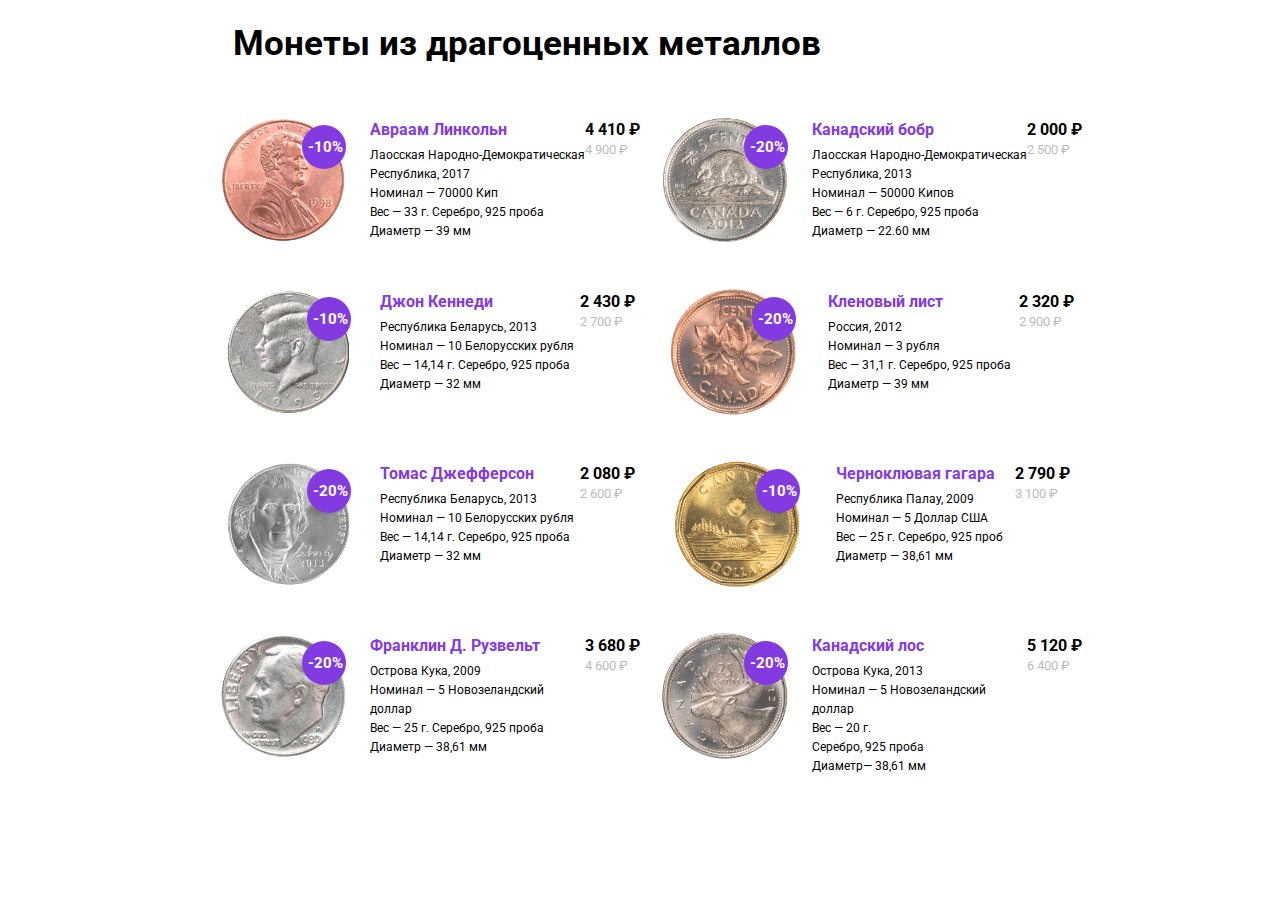
<file: index.html>
<!DOCTYPE html>
<html lang="en">

<head>
  <title>Project M1</title>
  <link rel="stylesheet" href="./styles.css" />
  <link href="https://fonts.googleapis.com/css?family=Roboto&display=swap" rel="stylesheet">
</head>

<body>
  <header>
    <h1 class="header-of-page">Монеты из драгоценных металлов</h1>
  </header>
  <main class="main-index">

    <section class="coin-box">
      <div class="image-box-for-main-page">
        <img src="./images/averse/avers-lincoln.png" alt="lincoln">
        <div class="discount-background">
          <p class="percentage">-10%</p>
        </div>
      </div>
      <article class="coin-box-text">
        <h2 class="header-of-coin"><a href="./linclon/lincoln.html">Авраам Линкольн</a></h2>
        <p>Лаосская Народно-Демократическая</p>
        <p>Республика, 2017</p>
        <p>Номинал — 70000 Кип</p>
        <p>Вес — 33 г. Серебро, 925 проба</p>
        <p>Диаметр — 39 мм</p>
      </article>
      <div class="coin-box-price">
        <p class="discounted-price">4 410 ₽</p>
        <p class="price-before-discount">4 900 ₽</p>
      </div>
    </section>

    <section class="coin-box">
      <div class="image-box-for-main-page">
        <img src="./images/averse/avers-bobr.png" alt="bobr">
        <div class="discount-background">
          <p class="percentage">-20%</p>
        </div>
      </div>
      <article class="coin-box-text">
        <h3 class="header-of-coin"><a href="./bobr/bobr.html">Канадский бобр</a></h3>
        <p>Лаосская Народно-Демократическая</p>
        <p>Республика, 2013</p>
        <p>Номинал — 50000 Кипов</p>
        <p>Вес — 6 г. Серебро, 925 проба</p>
        <p>Диаметр — 22.60 мм</p>
      </article>
      <div class="coin-box-price">
        <p class="discounted-price">2 000 ₽</p>
        <p class="price-before-discount">2 500 ₽</p>
      </div>
    </section>

    <section class="coin-box">
      <div class="image-box-for-main-page">
        <img src="./images/averse/avers-kennedi.png" alt="kennedi">
        <div class="discount-background">
          <p class="percentage">-10%</p>
        </div>
      </div>
      <article class="coin-box-text">
        <h2 class="header-of-coin"><a href="./kennedi/kennedi.html">Джон Кеннеди</a></h2>
        <p>Республика Беларусь, 2013</p>
        <p>Номинал — 10 Белорусских рубля</p>
        <p>Вес — 14,14 г. Серебро, 925 проба</p>
        <p>Диаметр — 32 мм</p>
      </article>
      <div class="coin-box-price">
        <p class="discounted-price">2 430 ₽</p>
        <p class="price-before-discount">2 700 ₽</p>
      </div>
    </section>

    <section class="coin-box">
      <div class="image-box-for-main-page">
        <img src="./images/averse/avers-klen.png" alt="klen">
        <div class="discount-background">
          <p class="percentage">-20%</p>
        </div>
      </div>
      <article class="coin-box-text">
        <h2 class="header-of-coin"><a href="./klen/klen.html">Кленовый лист</a></h2>
        <p>Россия, 2012 </p>
        <p>Номинал — 3 рубля</p>
        <p>Вес — 31,1 г. Серебро, 925 проба</p>
        <p>Диаметр — 39 мм</p>
      </article>
      <div class="coin-box-price">
        <p class="discounted-price">2 320 ₽</p>
        <p class="price-before-discount">2 900 ₽</p>
      </div>
    </section>

    <section class="coin-box">
      <div class="image-box-for-main-page">
        <img src="./images/averse/avers-thomas.png" alt="thomas">
        <div class="discount-background">
          <p class="percentage">-20%</p>
        </div>
      </div>
      <article class="coin-box-text">
        <h2 class="header-of-coin"><a href="./thomas/thomas.html">Томас Джефферсон</a></h2>
        <p>Республика Беларусь, 2013</p>
        <p>Номинал — 10 Белорусских рубля</p>
        <p>Вес — 14,14 г. Серебро, 925 проба</p>
        <p>Диаметр — 32 мм</p>
      </article>
      <div class="coin-box-price">
        <p class="discounted-price">2 080 ₽</p>
        <p class="price-before-discount">2 600 ₽</p>
      </div>
    </section>

    <section class="coin-box">
      <div class="image-box-for-main-page">
        <img src="./images/averse/avers-qaqara.png" alt="qaqara">
        <div class="discount-background">
          <p class="percentage">-10%</p>
        </div>
      </div>
      <article class="coin-box-text">
        <h2 class="header-of-coin"><a href="./qaqara/qaqara.html">Черноклювая гагара</a></h2>
        <p>Республика Палау, 2009</p>
        <p>Номинал — 5 Доллар США</p>
        <p>Вес — 25 г. Серебро, 925 проб</p>
        <p>Диаметр — 38,61 мм</p>
      </article>
      <div class="coin-box-price">
        <p class="discounted-price">2 790 ₽</p>
        <p class="price-before-discount">3 100 ₽</p>
      </div>
    </section>

    <section class="coin-box">
      <div class="image-box-for-main-page">
        <img src="./images/averse/avers-flanklin.png" alt="franklin">
        <div class="discount-background">
          <p class="percentage">-20%</p>
        </div>
      </div>
      <article class="coin-box-text">
        <h2 class="header-of-coin"><a href="./franklin/franklin.html">Франклин Д. Рузвельт</a></h2>
        <p>Острова Кука, 2009</p>
        <p>Номинал — 5 Новозеландский доллар</p>
        <p>Вес — 25 г. Серебро, 925 проба</p>
        <p>Диаметр — 38,61 мм</p>
      </article>
      <div class="coin-box-price">
        <p class="discounted-price">3 680 ₽</p>
        <p class="price-before-discount">4 600 ₽</p>
      </div>
    </section>

    <section class="coin-box">
      <div class="image-box-for-main-page">
        <img src="./images/averse/avers-los.png" alt="los">
        <div class="discount-background">
          <p class="percentage">-20%</p>
        </div>
      </div>
      <article class="coin-box-text">
        <h2 class="header-of-coin"><a href="./los/los.html">Канадский лос</a></h2>
        <p>Острова Кука, 2013</p>
        <p>Номинал — 5 Новозеландский доллар</p>
        <p>Вес — 20 г.</p>
        <p>Серебро, 925 проба</p>
        <p>Диаметр— 38,61 мм</p>
      </article>
      <div class="coin-box-price">
        <p class="discounted-price">5 120 ₽</p>
        <p class="price-before-discount">6 400 ₽</p>
      </div>
    </section>

  </main>
</body>

</html>
</file>
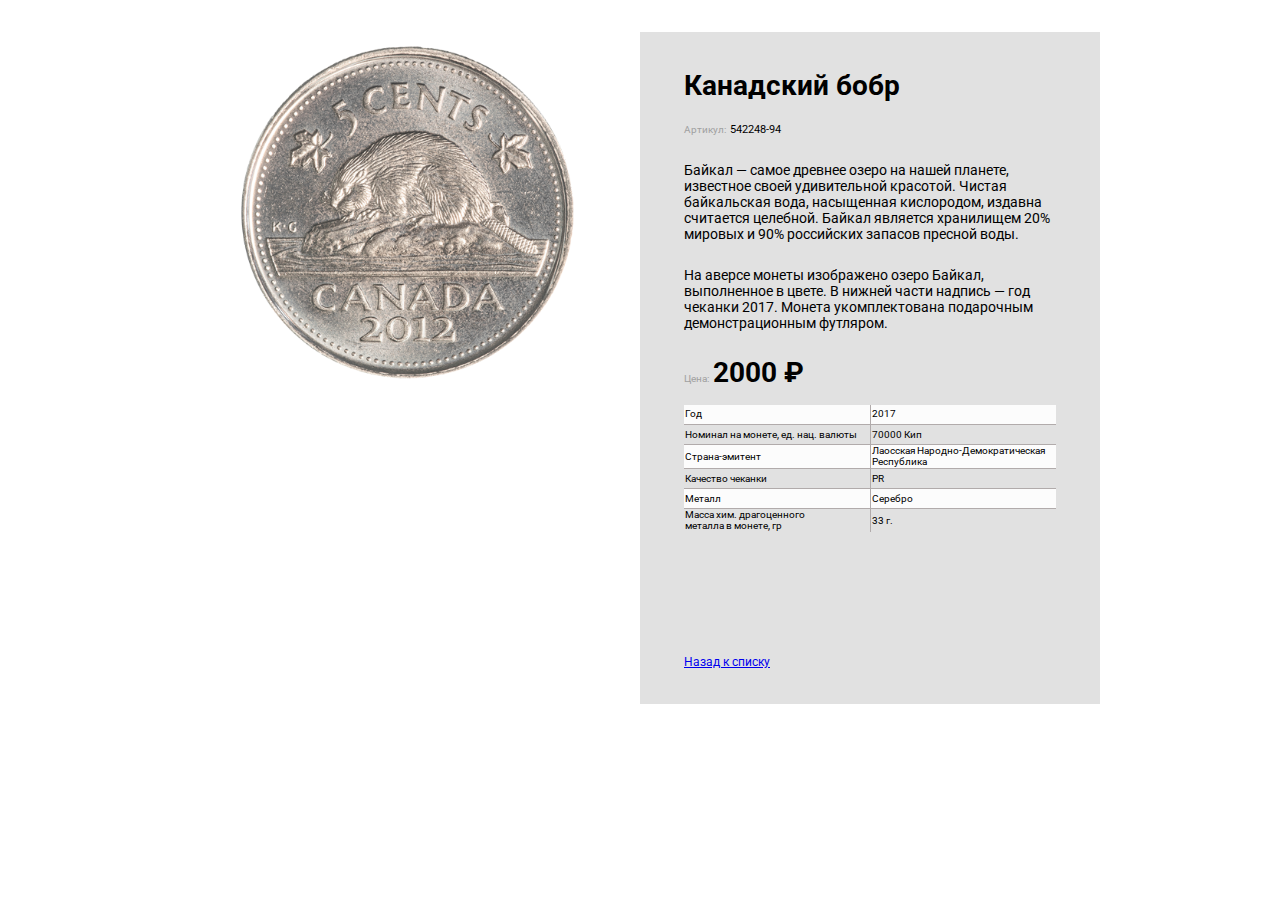
<file: bobr/bobr.html>
<!DOCTYPE html>
<html lang="en">

<head>
    <title>Канадский бобр</title>
    <link rel="stylesheet" href="../styles.css">
    <link href="https://fonts.googleapis.com/css?family=Roboto&display=swap" rel="stylesheet">
</head>

<body>
    <header>
    </header>
    <nav>
    </nav>
    <main class="second-page-main">
        <div class="image-box">
            <img class="front" src="../images/averse/avers-bobr.png" alt="bobr-front">
            <img class="back" src="../images/reverse/reverse-bobr.png" alt="bobr-back">
        </div>
        <aside class="block-info">
            <h1 class="coin-name">Канадский бобр</h1>
            <p><span class="gray-text">Артикул:</span> <span class="serial-number">542248-94</span></p>
            <p class="p-info-text">Байкал — самое древнее озеро на нашей планете, известное своей удивительной
                красотой.
                Чистая байкальская вода, насыщенная кислородом, издавна считается целебной. Байкал является
                хранилищем
                20% мировых и 90% российских запасов пресной воды.
            </p>
            <p class="p-info-text">На аверсе монеты изображено озеро Байкал, выполненное в цвете. В нижней части
                надпись — год чеканки 2017.
                Монета укомплектована подарочным демонстрационным футляром.
            </p>
            <p><span class="gray-text">Цена:</span> <span class="price">2000 ₽</span></p>
            <table>
                <tr>
                    <td>Год</td>
                    <td>2017</td>
                </tr>
                <tr>
                    <td>Номинал на монете, ед. нац. валюты</td>
                    <td>70000 Кип</td>
                </tr>
                <tr>
                    <td>Страна-эмитент</td>
                    <td>Лаосская Народно-Демократическая Республика</td>
                </tr>
                <tr>
                    <td>Качество чеканки</td>
                    <td>PR</td>
                </tr>
                <tr>
                    <td>Металл</td>
                    <td>Серебро</td>
                </tr>
                <tr>
                    <td>Масса хим. драгоценного<br>металла в монете, гр</td>
                    <td>33 г.</td>
                </tr>
            </table>
            <a href="../index.html">Назад к списку</a>
        </div>
    </main>
    <footer>
    </footer>
</body>

</html>
</file>
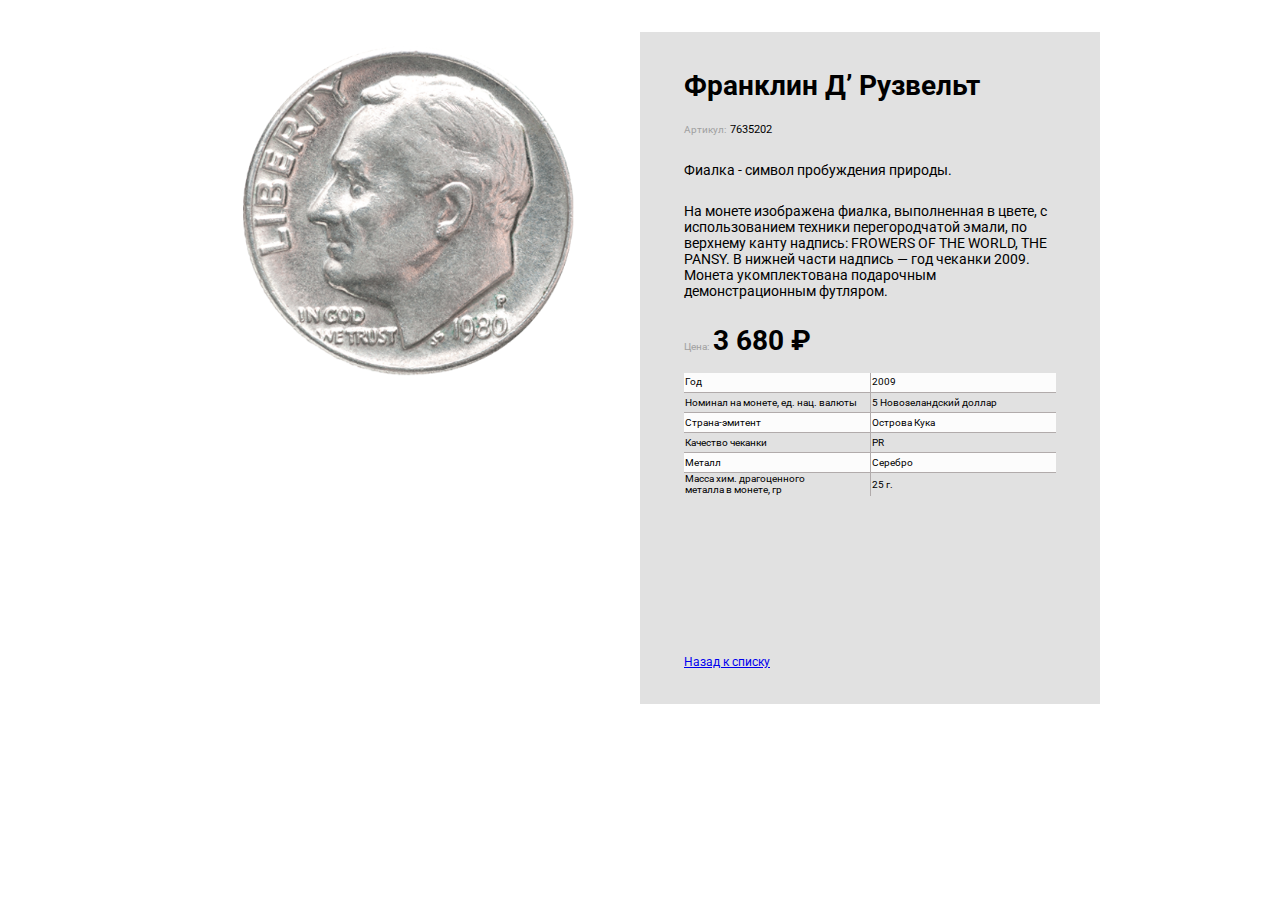
<file: franklin/franklin.html>
<!DOCTYPE html>
<html lang="en">

<head>
    <title>>Франклин Д’ Рузвельт</title>
    <link rel="stylesheet" href="../styles.css">
    <link href="https://fonts.googleapis.com/css?family=Roboto&display=swap" rel="stylesheet">
</head>

<body>
    <header>
    </header>
    <nav>
    </nav>
    <main class="second-page-main">
        <div class="image-box">
            <img class="front" src="../images/averse/avers-flanklin.png" alt="franklin-front">
            <img class="back" src="../images/reverse/reverse-franklin.png" alt="franklin-back">
        </div>
        <aside class="block-info">
            <h1 class="coin-name">Франклин Д’ Рузвельт</h1>
            <p><span class="gray-text">Артикул:</span> <span class="serial-number">7635202</span></p>
            <p class="p-info-text">Фиалка - символ пробуждения природы.
            </p>
            <p class="p-info-text">На монете изображена фиалка, выполненная в цвете, c использованием
                техники перегородчатой эмали, по верхнему канту надпись: FROWERS OF THE WORLD, THE PANSY.
                В нижней части надпись — год чеканки 2009. Монета укомплектована подарочным демонстрационным
                футляром.
            </p>
            <p><span class="gray-text">Цена:</span> <span class="price">3 680 ₽
                </span></p>
            <table>
                <tr>
                    <td>Год</td>
                    <td>2009</td>
                </tr>
                <tr>
                    <td>Номинал на монете, ед. нац. валюты</td>
                    <td>5 Новозеландский доллар</td>
                </tr>
                <tr>
                    <td>Страна-эмитент</td>
                    <td>Острова Кука</td>
                </tr>
                <tr>
                    <td>Качество чеканки</td>
                    <td>PR</td>
                </tr>
                <tr>
                    <td>Металл</td>
                    <td>Серебро</td>
                </tr>
                <tr>
                    <td>Масса хим. драгоценного<br>металла в монете, гр</td>
                    <td>25 г.</td>
                </tr>
            </table>
            <a href="../index.html">Назад к списку</a>
        </div>
    </main>
    <footer>
    </footer>
</body>

</html>
</file>
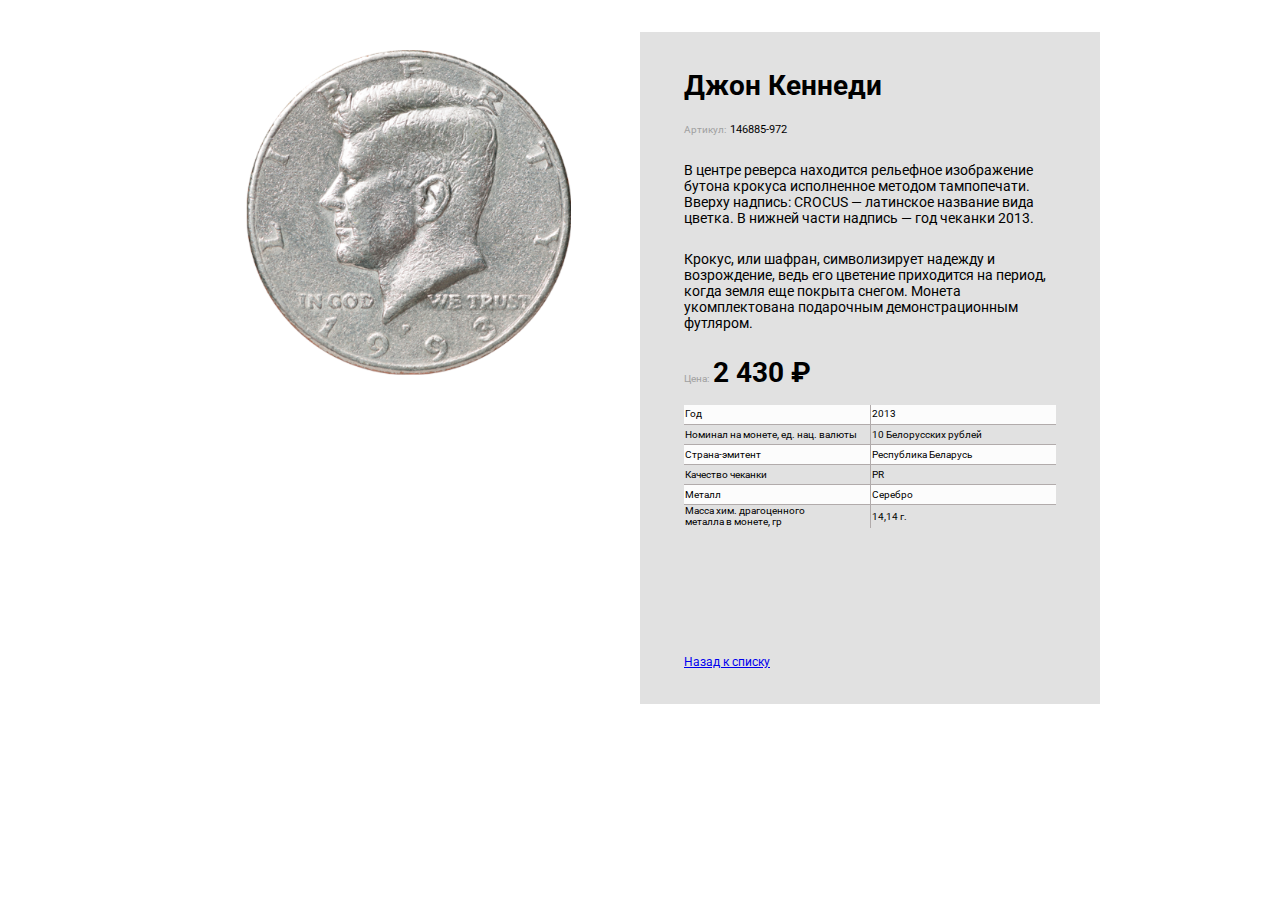
<file: kennedi/kennedi.html>
<!DOCTYPE html>
<html lang="en">

<head>
    <title>Джон Кеннеди</title>
    <link rel="stylesheet" href="../styles.css">
    <link href="https://fonts.googleapis.com/css?family=Roboto&display=swap" rel="stylesheet">
</head>

<body>
    <header>
    </header>
    <nav>
    </nav>
    <main class="second-page-main">
        <div class="image-box">
            <img class="front" src="../images/averse/avers-kennedi.png" alt="kennedi-front">
            <img class="back" src="../images/reverse/reverse-kennedi.png" alt="kennedi-back">
        </div>
        <aside class="block-info">
            <h1 class="coin-name">Джон Кеннеди</h1>
            <p><span class="gray-text">Артикул:</span> <span class="serial-number">146885-972</span></p>
            <p class="p-info-text">В центре реверса находится рельефное изображение бутона крокуса
                исполненное методом тампопечати. Вверху надпись: CROCUS — латинское название вида
                цветка. В нижней части надпись — год чеканки 2013.
            </p>
            <p class="p-info-text">Крокус, или шафран, символизирует надежду и возрождение, ведь
                его цветение приходится на период, когда земля еще покрыта снегом. Монета укомплектована
                подарочным демонстрационным футляром.
            </p>
            <p><span class="gray-text">Цена:</span> <span class="price">2 430 ₽</span></p>
            <table>
                <tr>
                    <td>Год</td>
                    <td>2013</td>
                </tr>
                <tr>
                    <td>Номинал на монете, ед. нац. валюты</td>
                    <td>10 Белорусских рублей</td>
                </tr>
                <tr>
                    <td>Страна-эмитент</td>
                    <td>Республика Беларусь</td>
                </tr>
                <tr>
                    <td>Качество чеканки</td>
                    <td>PR</td>
                </tr>
                <tr>
                    <td>Металл</td>
                    <td>Серебро</td>
                </tr>
                <tr>
                    <td>Масса хим. драгоценного<br>металла в монете, гр</td>
                    <td>14,14 г.</td>
                </tr>
            </table>
            <a href="../index.html">Назад к списку</a>
        </div>
    </main>
    <footer>
    </footer>
</body>

</html>
</file>
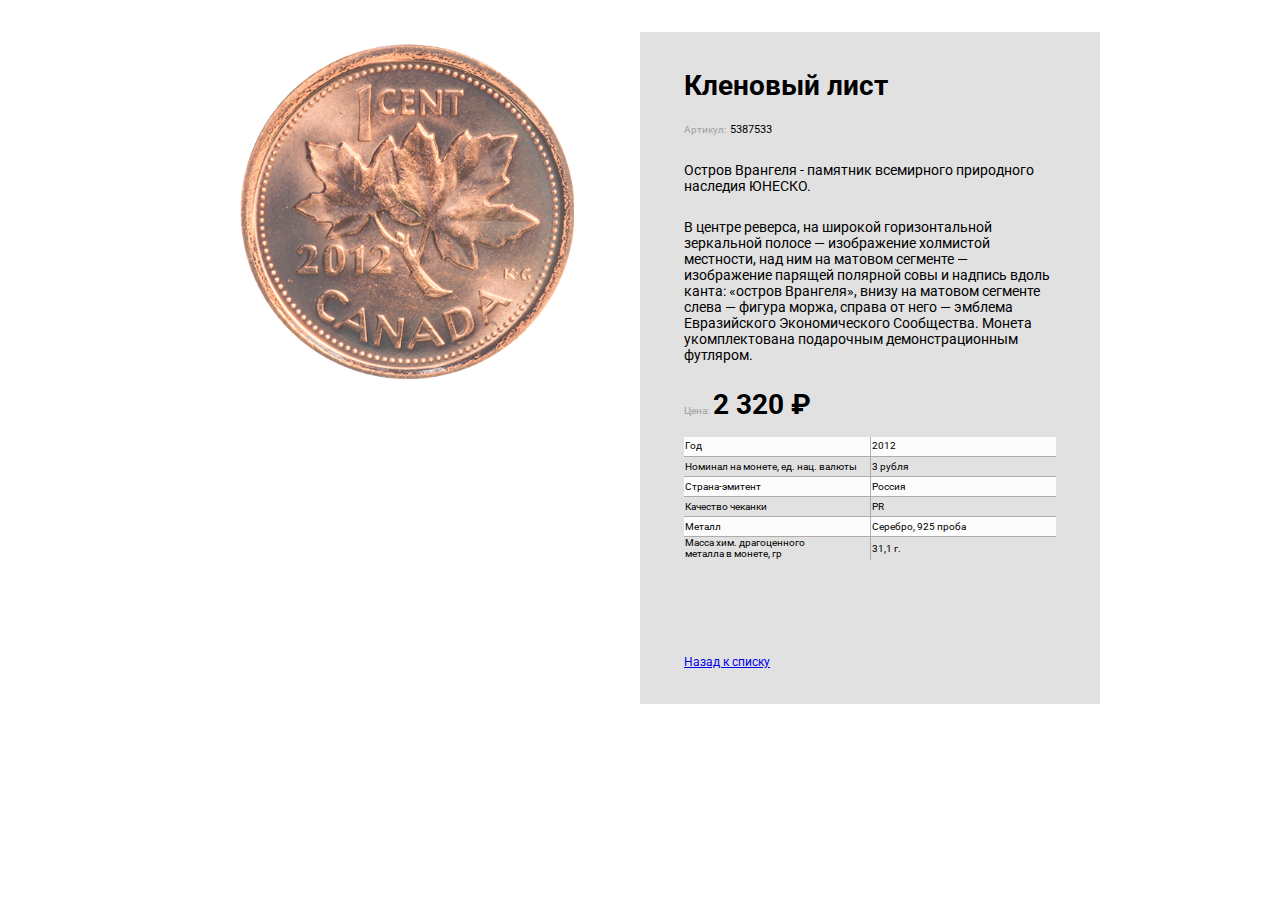
<file: klen/klen.html>
<!DOCTYPE html>
<html lang="en">

<head>
    <title>Кленовый лист</title>
    <link rel="stylesheet" href="../styles.css">
    <link href="https://fonts.googleapis.com/css?family=Roboto&display=swap" rel="stylesheet">
</head>

<body>
    <header>
    </header>
    <nav>
    </nav>
    <main class="second-page-main">
        <div class="image-box">
            <img class="front" src="../images/averse/avers-klen.png" alt="klen-front">
            <img class="back" src="../images/reverse/reverse-klen.png" alt="klen-back">
        </div>
        <aside class="block-info">
            <h1 class="coin-name">Кленовый лист</h1>
            <p><span class="gray-text">Артикул:</span> <span class="serial-number">5387533</span></p>
            <p class="p-info-text">Остров Врангеля - памятник всемирного природного наследия ЮНЕСКО.
            </p>
            <p class="p-info-text">В центре реверса, на широкой горизонтальной зеркальной полосе — изображение
                холмистой местности, над ним на матовом сегменте — изображение парящей полярной совы и надпись
                вдоль
                канта: «остров Врангеля», внизу на матовом сегменте слева — фигура моржа, справа от него —
                эмблема
                Евразийского Экономического Сообщества.
                Монета укомплектована подарочным демонстрационным футляром.
            </p>
            <p><span class="gray-text">Цена:</span> <span class="price">2 320 ₽</span></p>
            <table>
                <tr>
                    <td>Год</td>
                    <td>2012</td>
                </tr>
                <tr>
                    <td>Номинал на монете, ед. нац. валюты</td>
                    <td>3 рубля</td>
                </tr>
                <tr>
                    <td>Страна-эмитент</td>
                    <td>Россия</td>
                </tr>
                <tr>
                    <td>Качество чеканки</td>
                    <td>PR</td>
                </tr>
                <tr>
                    <td>Металл</td>
                    <td>Серебро, 925 проба</td>
                </tr>
                <tr>
                    <td>Масса хим. драгоценного<br>металла в монете, гр</td>
                    <td>31,1 г.</td>
                </tr>
            </table>
            <a href="../index.html">Назад к списку</a>
        </div>
    </main>
    <footer>
    </footer>
</body>

</html>
</file>
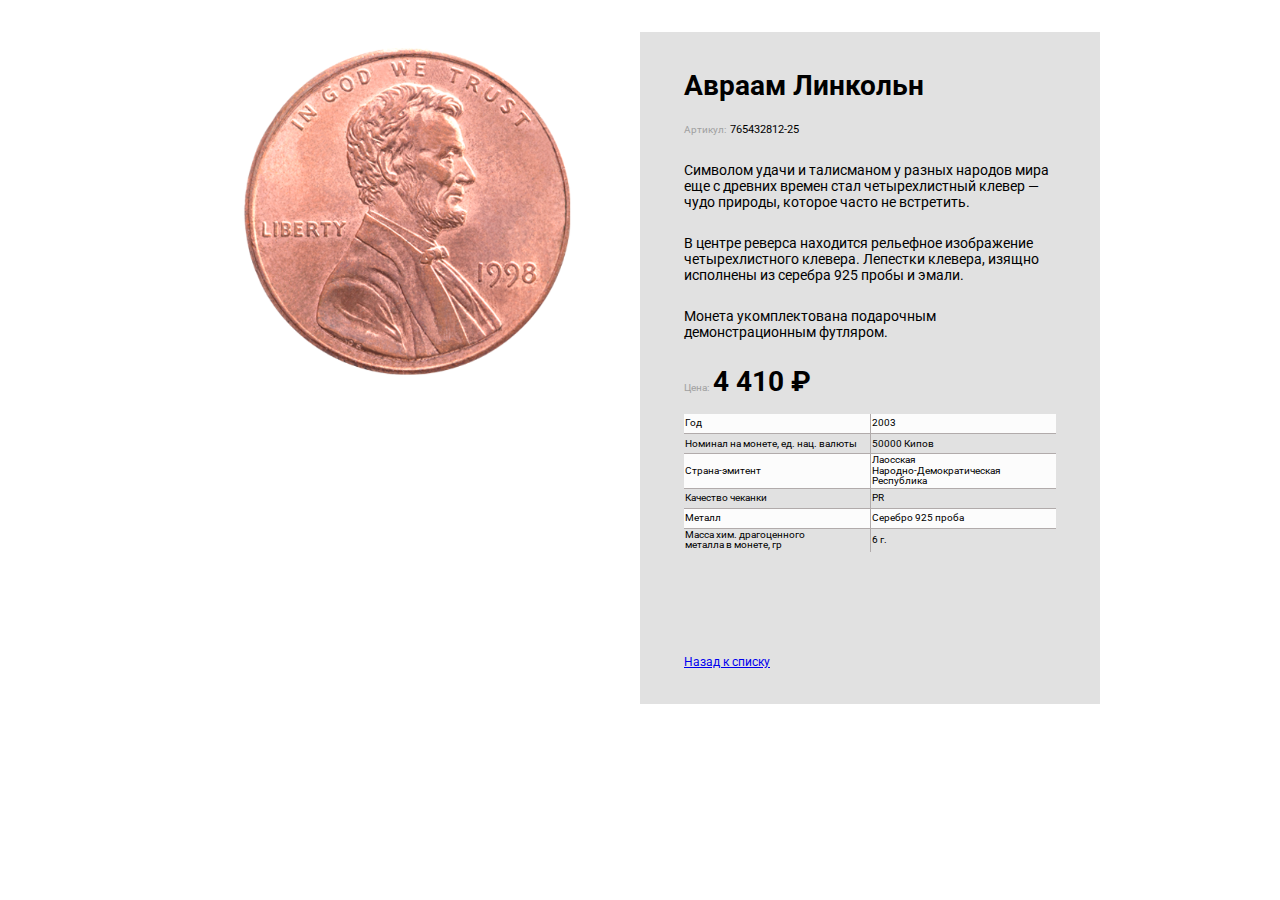
<file: linclon/lincoln.html>
<!DOCTYPE html>
<html lang="en">

<head>
    <title>Авраам Линкольн</title>
    <link rel="stylesheet" href="../styles.css">
    <link href="https://fonts.googleapis.com/css?family=Roboto&display=swap" rel="stylesheet">
</head>

<body>
    <header>
    </header>
    <nav>
    </nav>
    <main class="second-page-main">
        <div class="image-box">
            <img class="front" src="../images/averse/avers-lincoln.png" alt="lincoln-front">
            <img class="back" src="../images/reverse/reverse-lincoln.png" alt="lincoln-back">
        </div>
        <aside class="block-info">
            <h1 class="coin-name">Авраам Линкольн</h1>
            <p><span class="gray-text">Артикул:</span> <span class="serial-number">765432812-25</span></p>
            <p class="p-info-text">Символом удачи и талисманом у разных народов мира еще
                с древних времен стал четырехлистный клевер — чудо природы,
                которое часто не встретить.
            </p>
            <p class="p-info-text">В центре реверса находится рельефное изображение четырехлистного
                клевера. Лепестки клевера, изящно исполнены из серебра 925 пробы
                и эмали.
            </p>
            <p class="p-info-text">Монета укомплектована подарочным демонстрационным футляром.</p>
            <p><span class="gray-text">Цена:</span> <span class="price">4 410 ₽</span></p>
            <table>
                <tr>
                    <td>Год</td>
                    <td>2003</td>
                </tr>
                <tr>
                    <td>Номинал на монете, ед. нац. валюты</td>
                    <td>50000 Кипов</td>
                </tr>
                <tr>
                    <td>Страна-эмитент</td>
                    <td>Лаосская<br>Народно-Демократическая<br>Республика</td>
                </tr>
                <tr>
                    <td>Качество чеканки</td>
                    <td>PR</td>
                </tr>
                <tr>
                    <td>Металл</td>
                    <td>Серебро 925 проба</td>
                </tr>
                <tr>
                    <td>Масса хим. драгоценного<br>металла в монете, гр</td>
                    <td>6 г.</td>
                </tr>
            </table>
            <a href="../index.html">Назад к списку</a>
        </div>
    </main>
    <footer>
    </footer>
</body>

</html>
</file>
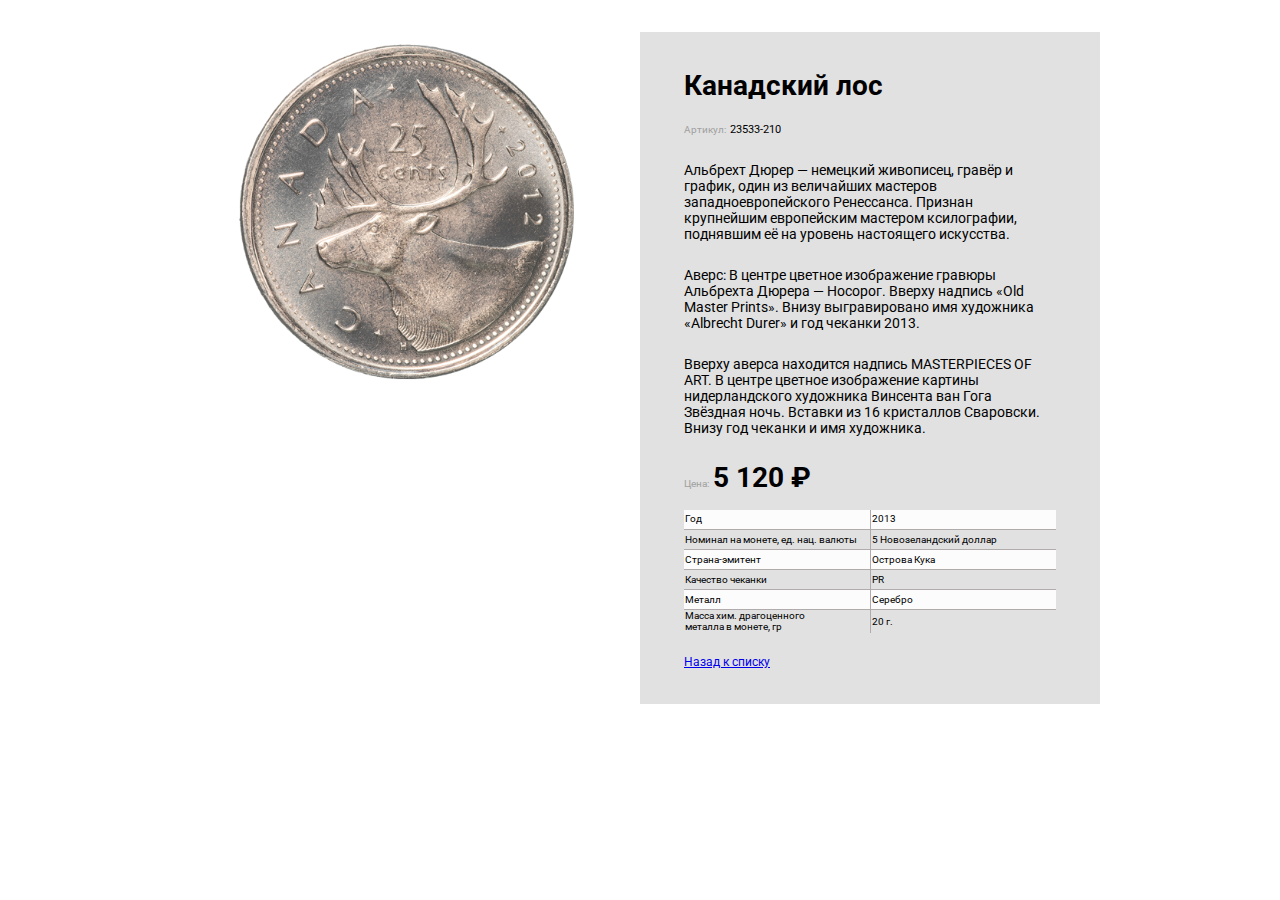
<file: los/los.html>
<!DOCTYPE html>
<html lang="en">

<head>
    <title>Канадский лос</title>
    <link rel="stylesheet" href="../styles.css">
    <link href="https://fonts.googleapis.com/css?family=Roboto&display=swap" rel="stylesheet">
</head>

<body>
    <header>
    </header>
    <nav>
    </nav>
    <main class="second-page-main">
        <div class="image-box">
            <img class="front" src="../images/averse/avers-los.png" alt="los-front">
            <img class="back" src="../images/reverse/reverse-los.png" alt="los-back">
        </div>
        <aside class="block-info">
            <h1 class="coin-name">Канадский лос</h1>
            <p><span class="gray-text">Артикул:</span> <span class="serial-number">23533-210</span></p>
            <p class="p-info-text">Альбрехт Дюрер — немецкий живописец, гравёр и график, один из величайших
                мастеров западноевропейского Ренессанса. Признан крупнейшим европейским мастером ксилографии,
                поднявшим её на уровень настоящего искусства.
            </p>
            <p class="p-info-text">Аверс: В центре цветное изображение гравюры Альбрехта Дюрера — Носорог.
                Вверху надпись «Old Master Prints». Внизу выгравировано имя художника «Albrecht Durer» и год
                чеканки 2013.
            </p>
            <p class="p-info-text">Вверху аверса находится надпись MASTERPIECES OF ART. В центре цветное
                изображение
                картины нидерландского художника Винсента ван Гога Звёздная ночь. Вставки из 16 кристаллов
                Сваровски.
                Внизу год чеканки и имя художника.
            </p>
            <p><span class="gray-text">Цена:</span> <span class="price">5 120 ₽</span></p>
            <table>
                <tr>
                    <td>Год</td>
                    <td>2013</td>
                </tr>
                <tr>
                    <td>Номинал на монете, ед. нац. валюты</td>
                    <td>5 Новозеландский доллар</td>
                </tr>
                <tr>
                    <td>Страна-эмитент</td>
                    <td>Острова Кука</td>
                </tr>
                <tr>
                    <td>Качество чеканки</td>
                    <td>PR</td>
                </tr>
                <tr>
                    <td>Металл</td>
                    <td>Серебро</td>
                </tr>
                <tr>
                    <td>Масса хим. драгоценного<br>металла в монете, гр</td>
                    <td>20 г.</td>
                </tr>
            </table>
            <a href="../index.html">Назад к списку</a>
        </div>
    </main>
    <footer>
    </footer>
</body>

</html>
</file>
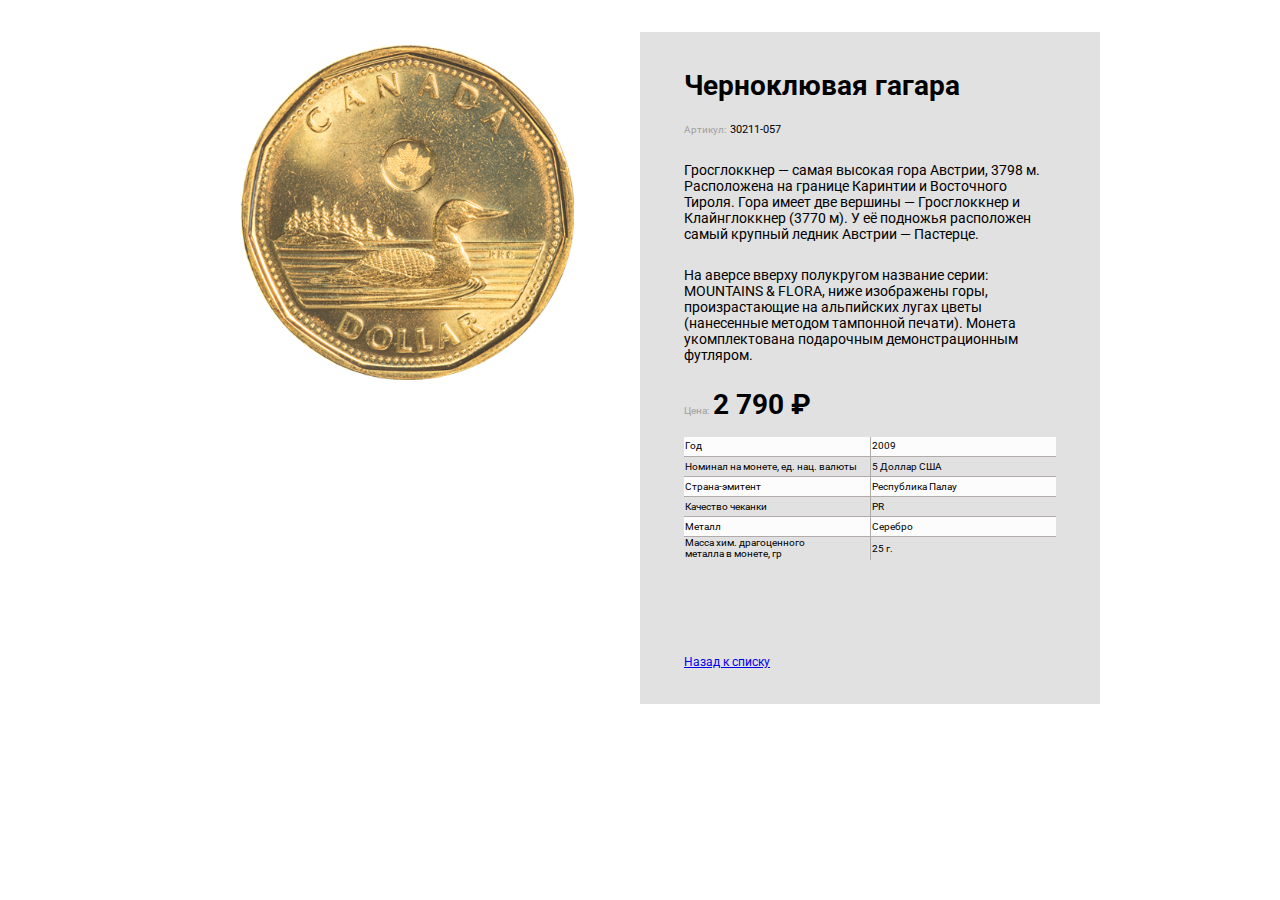
<file: qaqara/qaqara.html>
<!DOCTYPE html>
<html lang="en">

<head>
    <title>Черноклювая гагара</title>
    <link rel="stylesheet" href="../styles.css">
    <link href="https://fonts.googleapis.com/css?family=Roboto&display=swap" rel="stylesheet">
</head>

<body>
    <header>
    </header>
    <nav>
    </nav>
    <main class="second-page-main">
        <div class="image-box">
            <img class="front" src="../images/averse/avers-qaqara.png" alt="qaqara-front">
            <img class="back" src="../images/reverse/reverse-qaqara.png" alt="qaqara-back">
        </div>
        <aside class="block-info">
            <h1 class="coin-name">Черноклювая гагара</h1>
            <p><span class="gray-text">Артикул:</span> <span class="serial-number">30211-057</span></p>
            <p class="p-info-text">Гросглоккнер — самая высокая гора Австрии, 3798 м. Расположена на границе
                Каринтии и Восточного Тироля. Гора имеет две вершины — Гросглоккнер и Клайнглоккнер (3770 м).
                У её подножья расположен самый крупный ледник Австрии — Пастерце.
            </p>
            <p class="p-info-text">На аверсе вверху полукругом название серии: MOUNTAINS & FLORA, ниже
                изображены
                горы, произрастающие на альпийских лугах цветы (нанесенные методом тампонной печати). Монета
                укомплектована
                подарочным демонстрационным футляром.
            </p>
            <p><span class="gray-text">Цена:</span> <span class="price">2 790 ₽</span></p>
            <table>
                <tr>
                    <td>Год</td>
                    <td>2009</td>
                </tr>
                <tr>
                    <td>Номинал на монете, ед. нац. валюты</td>
                    <td>5 Доллар США </td>
                </tr>
                <tr>
                    <td>Страна-эмитент</td>
                    <td>Республика Палау</td>
                </tr>
                <tr>
                    <td>Качество чеканки</td>
                    <td>PR</td>
                </tr>
                <tr>
                    <td>Металл</td>
                    <td>Серебро </td>
                </tr>
                <tr>
                    <td>Масса хим. драгоценного<br>металла в монете, гр</td>
                    <td>25 г.</td>
                </tr>
            </table>
            <a href="../index.html">Назад к списку</a>
        </aside>
    </main>
    <footer>
    </footer>
</body>

</html>
</file>
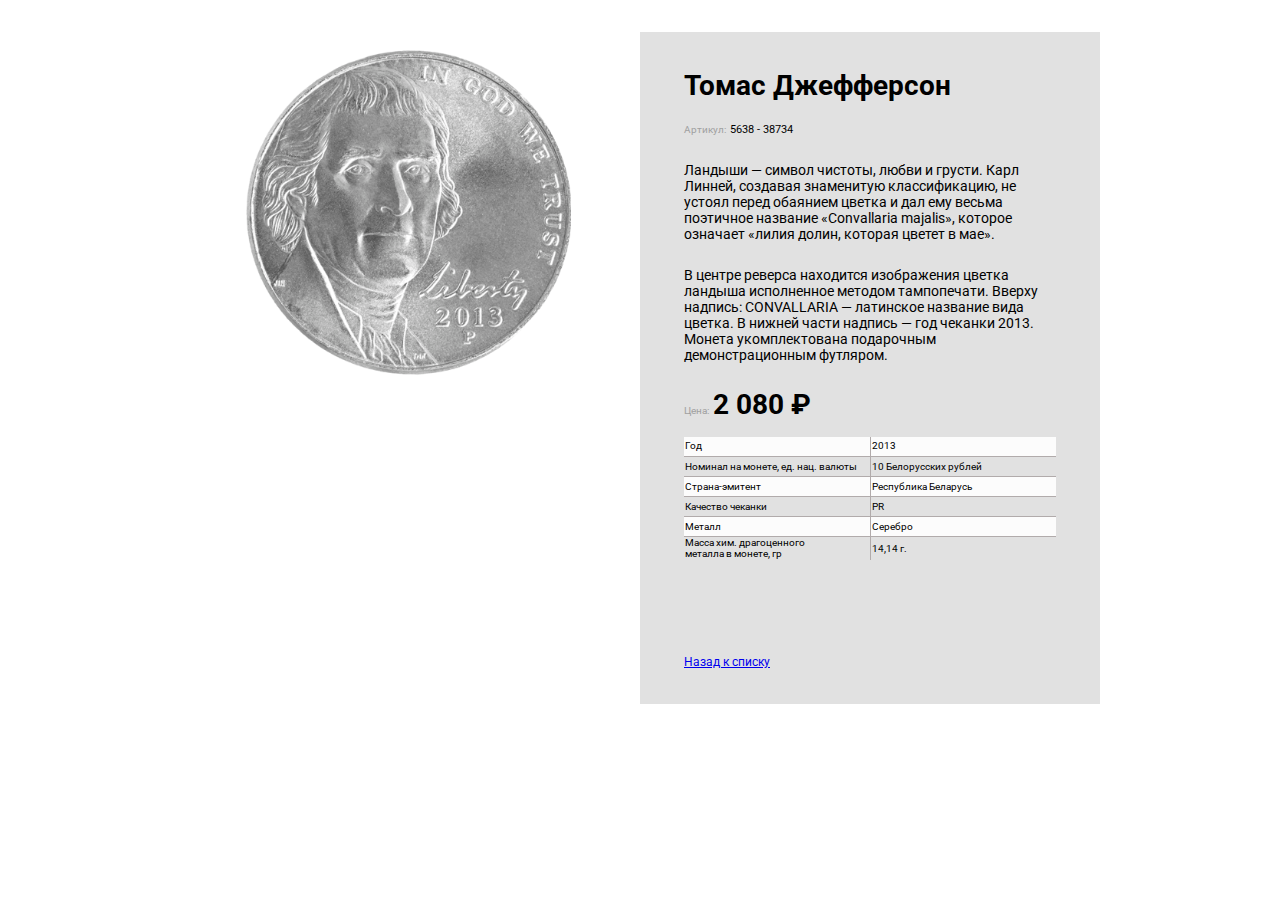
<file: thomas/thomas.html>
<!DOCTYPE html>
<html lang="en">

<head>
    <title>Томас Джефферсон</title>
    <link rel="stylesheet" href="../styles.css">
    <link href="https://fonts.googleapis.com/css?family=Roboto&display=swap" rel="stylesheet">
</head>

<body>
    <main class="second-page-main">
        <div class="image-box">
            <img class="front" src="../images/averse/avers-thomas.png" alt="thomas-front">
            <img class="back" src="../images/reverse/revers-thomas.png" alt="thomas-back">
        </div>
        <aside class="block-info">
            <h1 class="coin-name">Томас Джефферсон</h1>
            <p><span class="gray-text">Артикул:</span> <span class="serial-number">5638 - 38734</span></p>
            <p class="p-info-text">Ландыши — символ чистоты, любви и грусти. Карл Линней, создавая знаменитую
                классификацию, не устоял перед обаянием цветка и дал ему весьма поэтичное название «Convallaria
                majalis»,
                которое означает «лилия долин, которая цветет в мае».
            </p>
            <p class="p-info-text">В центре реверса находится изображения цветка ландыша исполненное методом
                тампопечати.
                Вверху надпись: CONVALLARIA — латинское название вида цветка. В нижней части надпись — год
                чеканки 2013.
                Монета укомплектована подарочным демонстрационным футляром.
            </p>
            <p><span class="gray-text">Цена:</span> <span class="price">2 080 ₽</span></p>
            <table>
                <tr>
                    <td>Год</td>
                    <td>2013</td>
                </tr>
                <tr>
                    <td>Номинал на монете, ед. нац. валюты</td>
                    <td>10 Белорусских рублей</td>
                </tr>
                <tr>
                    <td>Страна-эмитент</td>
                    <td>Республика Беларусь</td>
                </tr>
                <tr>
                    <td>Качество чеканки</td>
                    <td>PR</td>
                </tr>
                <tr>
                    <td>Металл</td>
                    <td>Серебро</td>
                </tr>
                <tr>
                    <td>Масса хим. драгоценного<br>металла в монете, гр</td>
                    <td>14,14 г.</td>
                </tr>
            </table>
            <a href="../index.html">Назад к списку</a>
        </aside>
    </main>
</body>

</html>
</file>
<file: styles.css>
* {
    box-sizing: border-box;
    font-family: Roboto;
}

header {
    width: 70%;
    margin: 0 auto;
}

.main-index {
    display: flex;
    flex-wrap: wrap;
    margin: 0 auto;
    justify-content: space-between;
    min-width: 300px;
    width: 70%;
}

.header-of-page {
    height: 71px;
    font-style: normal;
    font-size: 35px;
    color: #000000;
    margin-left: 35px;
    margin-bottom: 0px;
    min-width: 600px;
}

.coin-box {
    position: relative;
    width: 50%;
    min-width: 372px;
    display: flex;
    justify-content: space-evenly;
    align-items: center;
    padding: 0px;
}

.image-box-for-main-page {
    position: relative;
    width: 172px;
    height: 172px;
}

.coin-box img {
    min-width: 172px;
    height: 172px;
}

.discount-background {
    position: absolute;
    top: 31px;
    right: 24px;
    bottom: 97.03px;
    left: 104.17px;
    width: 43.83px;
    height: 43.97px;
    background: #833AE0;
    border-radius: 100%;
}

.percentage {
    position: absolute;
    top: 13px;
    right: 3px;
    bottom: 6.97px;
    left: 5.83px;
    width: 35px;
    height: 24px;
    font-weight: bold;
    font-size: 15px;
    line-height: 18px;
    text-align: center;
    color: #FFFFFF;
    margin: 0px;
    padding: 0px;
}

.coin-box-text {
    height: 120px;
    margin: 0px;
    padding: 0px;
    font-size: 12px;
    line-height: 19px;
}

.coin-box-text p {
    min-width: 150px;
    margin: 0px;
}

.header-of-coin {
    font-style: normal;
    font-weight: bold;
    font-size: 16px;
    line-height: 19px;
    color: #833AE0;
    margin: 0px 0px 7px 0px;
    padding: 0px;
}

.header-of-coin a {
    text-decoration: none;
    color: #833AE0;
}

.coin-box-price {
    height: 120px;
    font-style: normal;
    font-size: 16px;
    font-weight: bold;
    line-height: 123.4%;
    margin: 0px;
    padding: 0px;
    min-width: 55px;
}

.discounted-price {
    margin: 0px;
    padding: 0px;
}

.price-before-discount {
    color: #bcbcbc;
    font-weight: normal;
    font-size: 13px;
    margin: 0px;
    padding: 0px;
}


/* second-page-css */

.second-page-main {
    display: flex;
    max-width: 920px;
    min-width: 600px;
    margin: 0 auto;
    position: relative;
    top: 24px;
}

.image-box {
    width: 50%;
    position: relative;
}

.front {
    position: absolute;
    top: -50px;
    width: 100%;
}

.front:hover+.back {
    display: block;
}

.back {
    display: none;
    position: absolute;
    width: 100%;
    top: -50px
}

.block-info {
    position: relative;
    width: 50%;
    background: rgba(196, 196, 196, 0.5);
    min-height: 672px;
    padding: 18px 44px 44px;
}

.coin-name {
    font-style: normal;
    font-weight: bold;
    font-size: 28px;
    line-height: 33px;
    margin-bottom: 0px;
}

.gray-text {
    color: rgb(160, 160, 160);
    width: 60px;
    font-size: 10px;
}

.serial-number {
    display: inline;
    font-size: 11px;
}

.p-info-text {
    font-size: 14px;
    margin-bottom: 25px;
    margin-top: 25px;
}

.p-gray-text {
    font-size: 5px;
}

.price {
    font-weight: bold;
    font-size: 28px;
    line-height: 33px;
}

tr:nth-child(2n-1) {
    background: rgba(255, 255, 255, 0.9);
}

table {
    border-collapse: collapse;
    font-style: normal;
    font-weight: normal;
    width: 100%;
    font-size: 10px;
    line-height: 105.2%;
}

td {
    width: 50%;
    height: 20px;
}

td:first-child {
    border-right: 0.5px solid #B1ABAB;
}

tr {
    border-bottom: 0.5px solid #B1ABAB;
}

tr:last-child {
    border: none;
}

.go-to-back {
    text-decoration: underline;
    font-size: 12px;
    position: relative;
    display: block;
    top: 15%;
}

.block-info a {
    position: absolute;
    bottom: 35px;
    font-size: 12px;
}
</file>
